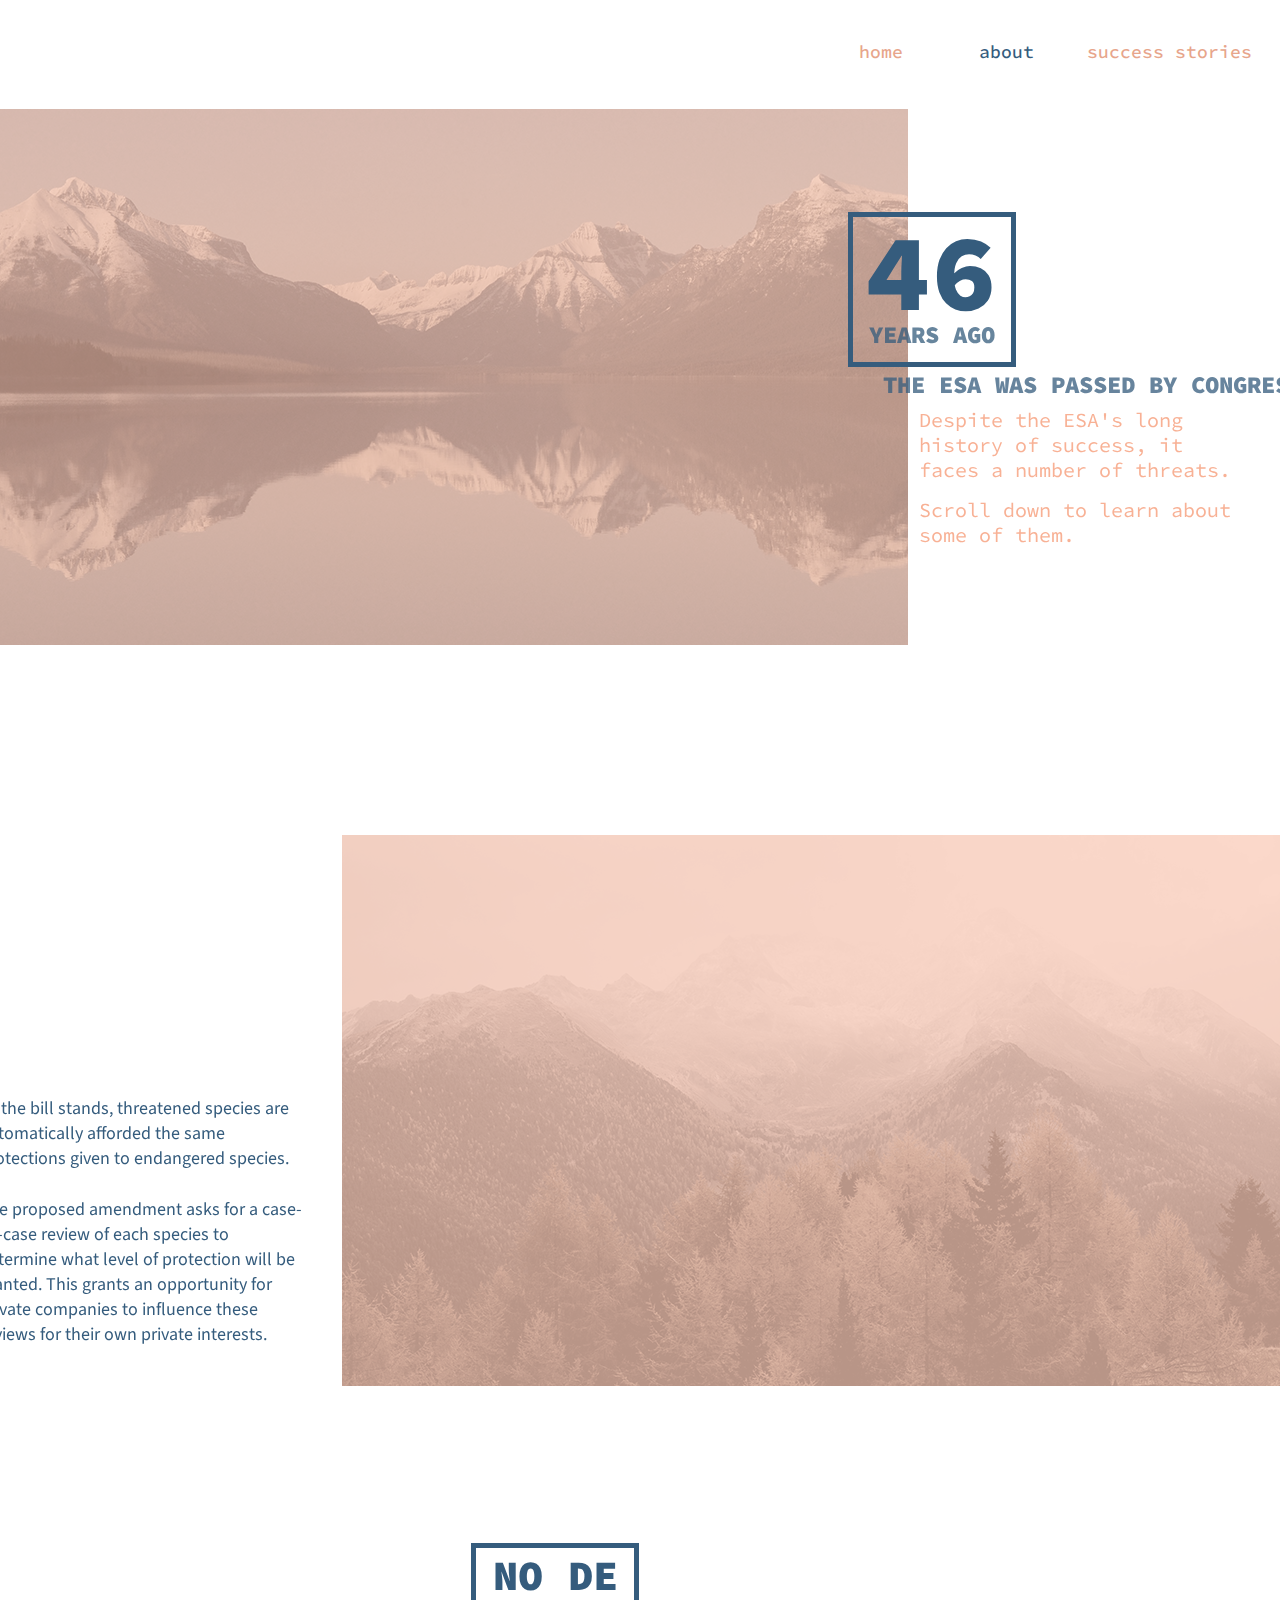
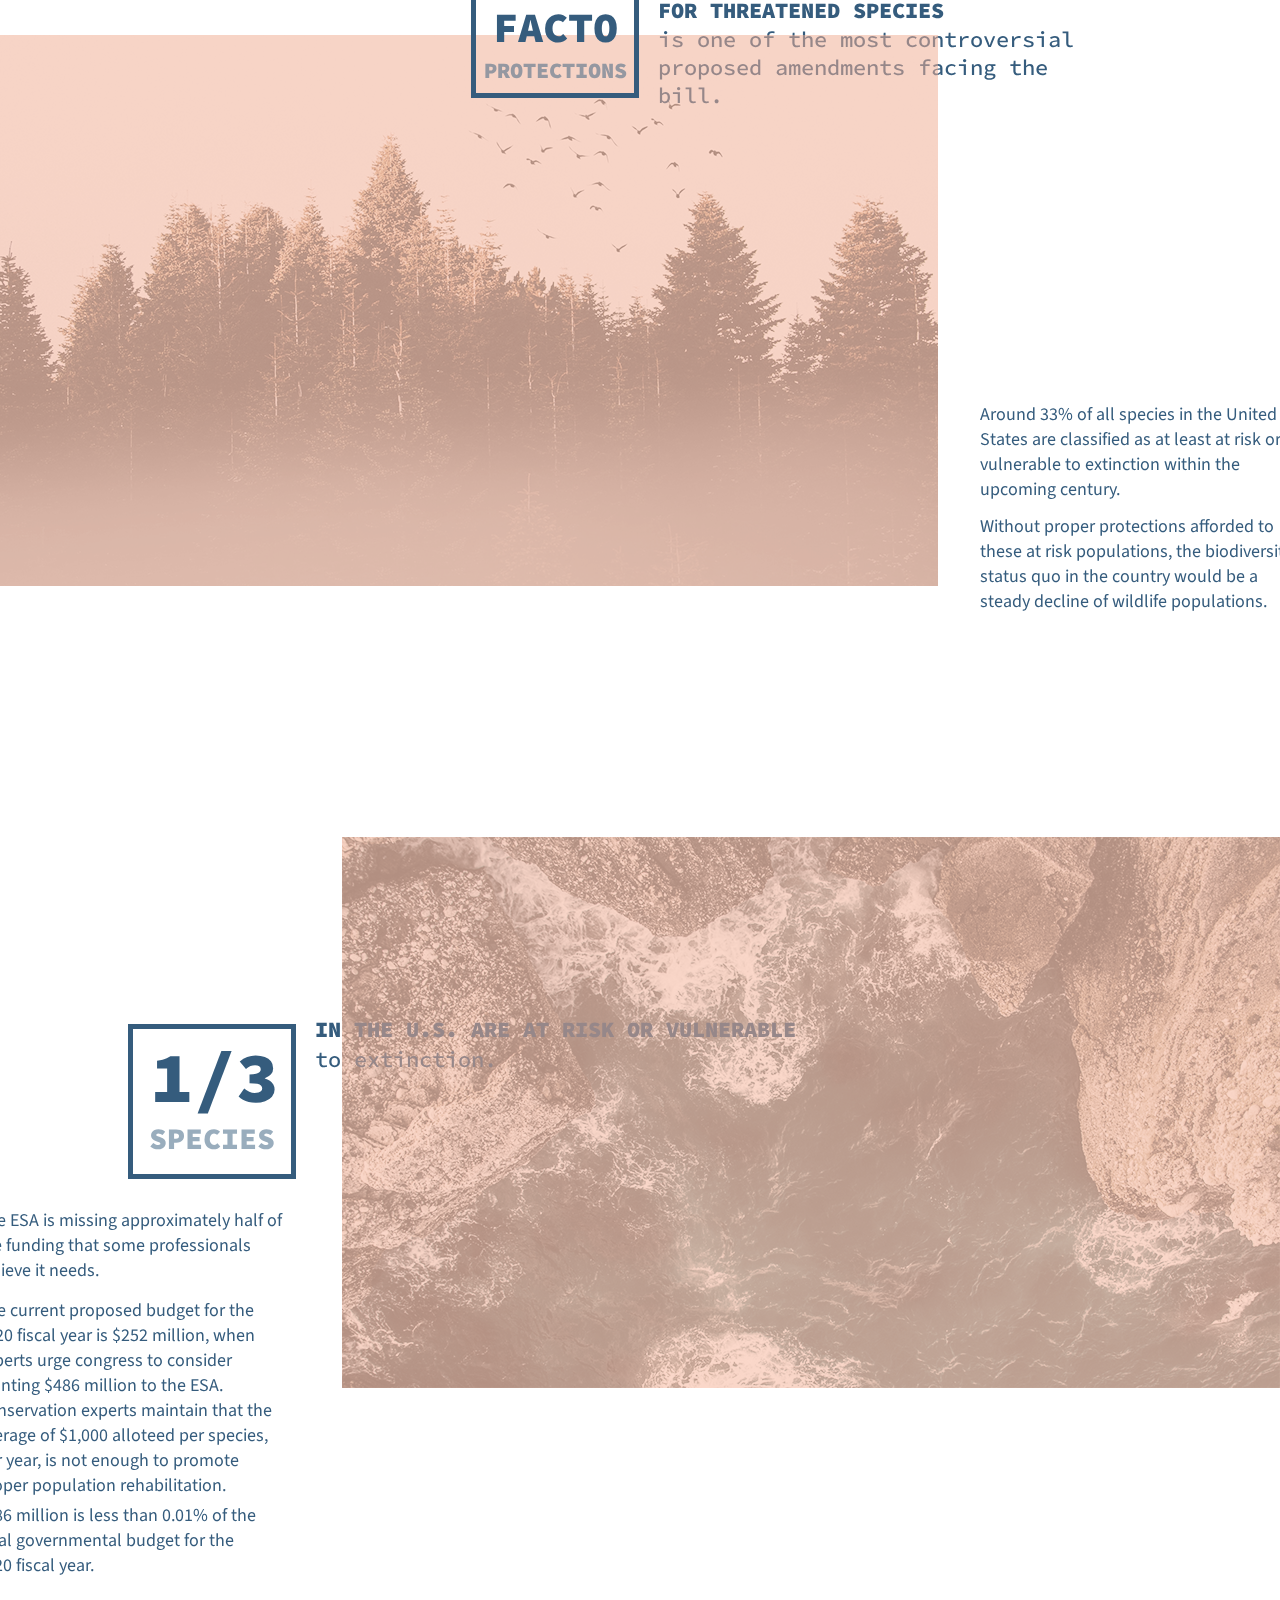
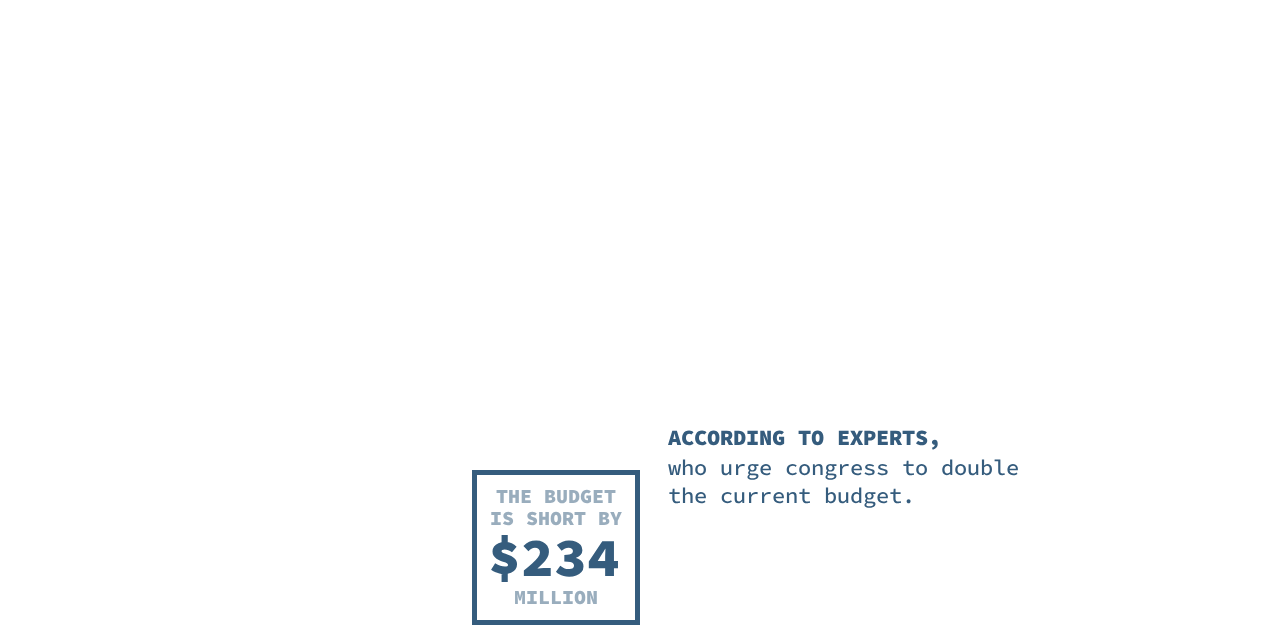
<file: about.html>
<!DOCTYPE html>
<html lang="en">
<head>
    <meta charset="UTF-8">
    <title>The Disappearing ESA</title>

    <link rel="stylesheet" href="about.css"/>
    <link href="https://fonts.googleapis.com/css?family=Source+Code+Pro:400,900|Source+Sans+Pro" rel="stylesheet">

    <!-- All Javascript/jQuery Files-->
    <script type="text/javascript" src="js/jquery-3.3.1.min.js"></script>

    <script src="js/rellax.min.js"></script>

    <script type="text/javascript" src="js/5_parallax_scroll.js"></script>

</head>
<body>

<div class="container">

    <!-- SECTION 1: Navigation Bar -->
    <div class="section">

        <!-- Home -->
        <div class="bar">
            <a href="index.html" id="home">home</a>
            <a href="about.html" id="about">about</a>
            <a href="stories.html" id="stories">success stories</a>
        </div>

    </div>

    <!-- SECTION 2: Image, text-over-image, title, body text -->
    <div class="section one">

        <!-- Image -->
        <div id="photo_rectangle" class="rellax" data-rellax-speed="0"></div>
        <img id="photo" src="images/about1.png">

        <!-- Statistic-box: 99% of all... -->
        <div id="stat_box_1" class="rellax" data-rellax-speed="3">
            <div id="num_1">46</div>
            <div id="word_1">YEARS AGO</div>
        </div>

        <!-- Text + Body -->

        <div id="subhead_1" class="rellax" data-rellax-speed="2">THE ESA WAS PASSED BY CONGRESS.</div>
        <div id="body_1" class="rellax" data-rellax-speed="1">Despite the ESA's long history of success, it faces a number of threats.</div>
        <div id="body_2" class="rellax" data-rellax-speed="1">Scroll down to learn about some of them.</div>

    </div>

    <!-- SECTION 3: No De Facto Protections -->
    <div class="section">

        <!-- Image -->
        <div id="defacto_pink"></div>
        <img id="defacto_photo" src="images/about2.png">

        <!-- Statistic-box -->
        <div id="defacto_stat_box" class="rellax" data-rellax-speed="3">
            <div id="defacto_big_word">NO DE FACTO</div>
            <div id="defacto_small_word">PROTECTIONS</div>
        </div>

        <!-- Text + Body -->
        <div class="rellax subs" data-rellax-speed="2">
        <div id="defacto_sub_1">FOR THREATENED SPECIES</div>
        <div id="defacto_sub_2">is one of the most controversial proposed amendments facing the bill.</div>
    </div>
        <div class="rellax" data-rellax-speed="1">
        <div id="defacto_body_1">As the bill stands, threatened species are automatically afforded the same protections
            given to endangered species.
        </div>
        <div id="defacto_body_2">The proposed amendment asks for a case-by-case review of each species to determine what
            level of protection will be granted. This grants an opportunity for private companies to influence these
            reviews
            for their own private interests.
        </div>
        </div>

    </div>

    <!-- SECTION 3: 1/3 At Risk + Vulnerable -->
    <div class="section">

        <!-- Image -->
        <div id="third_pink"></div>
        <img id="third_photo" src="images/about3.png">

        <!-- Statistic-box -->
        <div id="third_stat_box" class="rellax" data-rellax-speed="3">
            <div id="third_big_word">1/3</div>
            <div id="third_small_word">SPECIES</div>
        </div>

        <!-- Text + Body -->
        <div class="rellax" data-rellax-speed="2">
        <div id="third_sub_1">IN THE U.S. ARE AT RISK OR VULNERABLE</div>
        <div id="third_sub_2">to extinction.</div>
        </div>
        <div class="rellax" data-rellax-speed="1">
        <div id="third_body_1">Around 33% of all species in the United States are classified as at least at risk or
            vulnerable to extinction within the upcoming century.
        </div>
        <div id="third_body_2">Without proper protections afforded to these at risk populations, the biodiversity
            status quo in the country would be a steady decline of wildlife populations.
        </div>
        </div>

    </div>

    <!-- SECTION 4: Budget -->
    <div class="section">

        <!-- Image -->
        <div id="budget_pink"></div>
        <img id="budget_photo" src="images/about4.png">

        <!-- Statistic-box -->
        <div id="budget_stat_box" class="rellax" data-rellax-speed="3">
            <div id="budget_small1">THE BUDGET</div>
            <div id="budget_small2">IS SHORT BY</div>
            <div id="budget_number">$234</div>
            <div id="budget_small3">MILLION</div>
        </div>

        <!-- Text + Body -->
        <div class="rellax subs" data-rellax-speed="2">
            <div id="budget_sub_1">ACCORDING TO EXPERTS,</div>
            <div id="budget_sub_2">who urge congress to double the current budget.</div>
        </div>
        <div class="rellax" data-rellax-speed="1">
            <div id="budget_body_1">The ESA is missing approximately half of the funding that some professionals believe it needs.
            </div>
            <div id="budget_body_2">The current proposed budget for the 2020 fiscal year is $252 million, when experts urge congress to consider granting $486 million to the ESA. Conservation experts maintain that the average of $1,000 alloteed per species, per year, is not enough to promote proper population rehabilitation.</div>
            <div id="budget_body_3">$486 million is less than 0.01% of the total governmental budget for the 2020 fiscal year.</div>
        </div>


    </div>

</body>
</html>
</file>
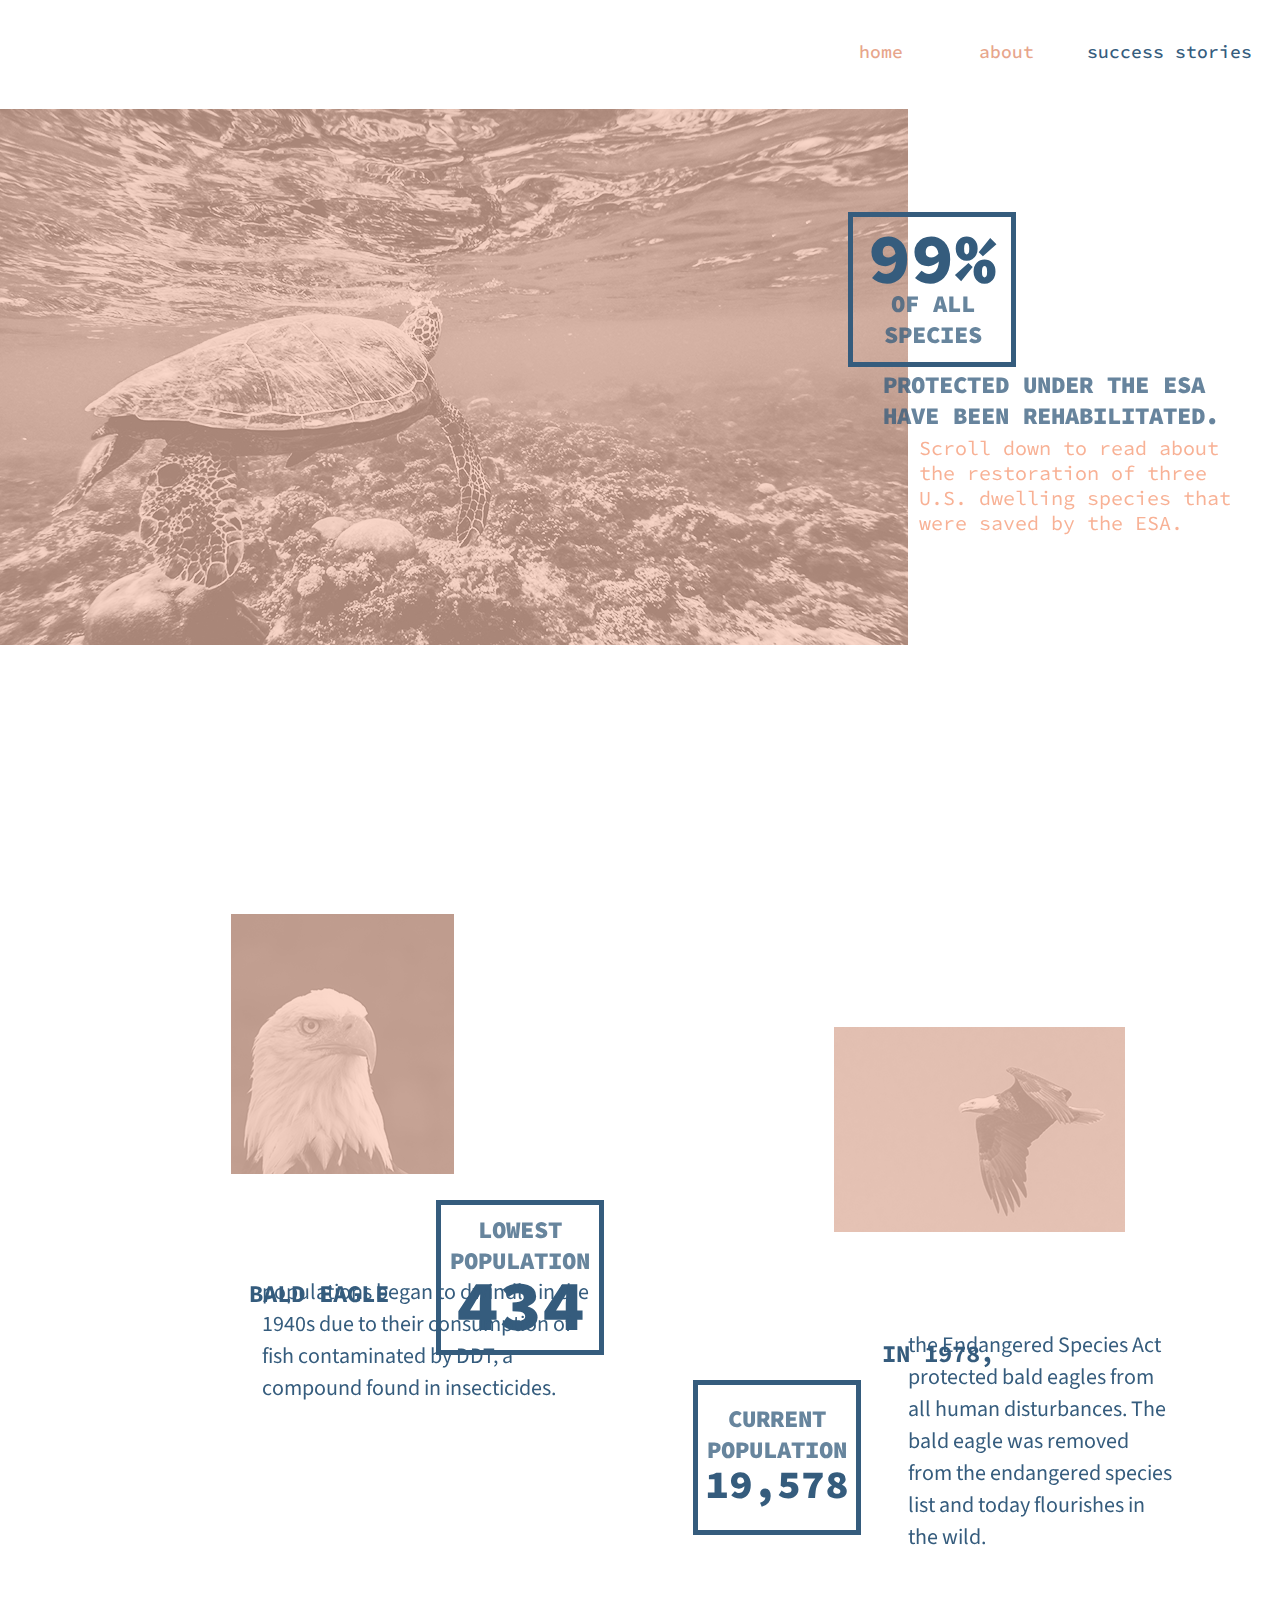
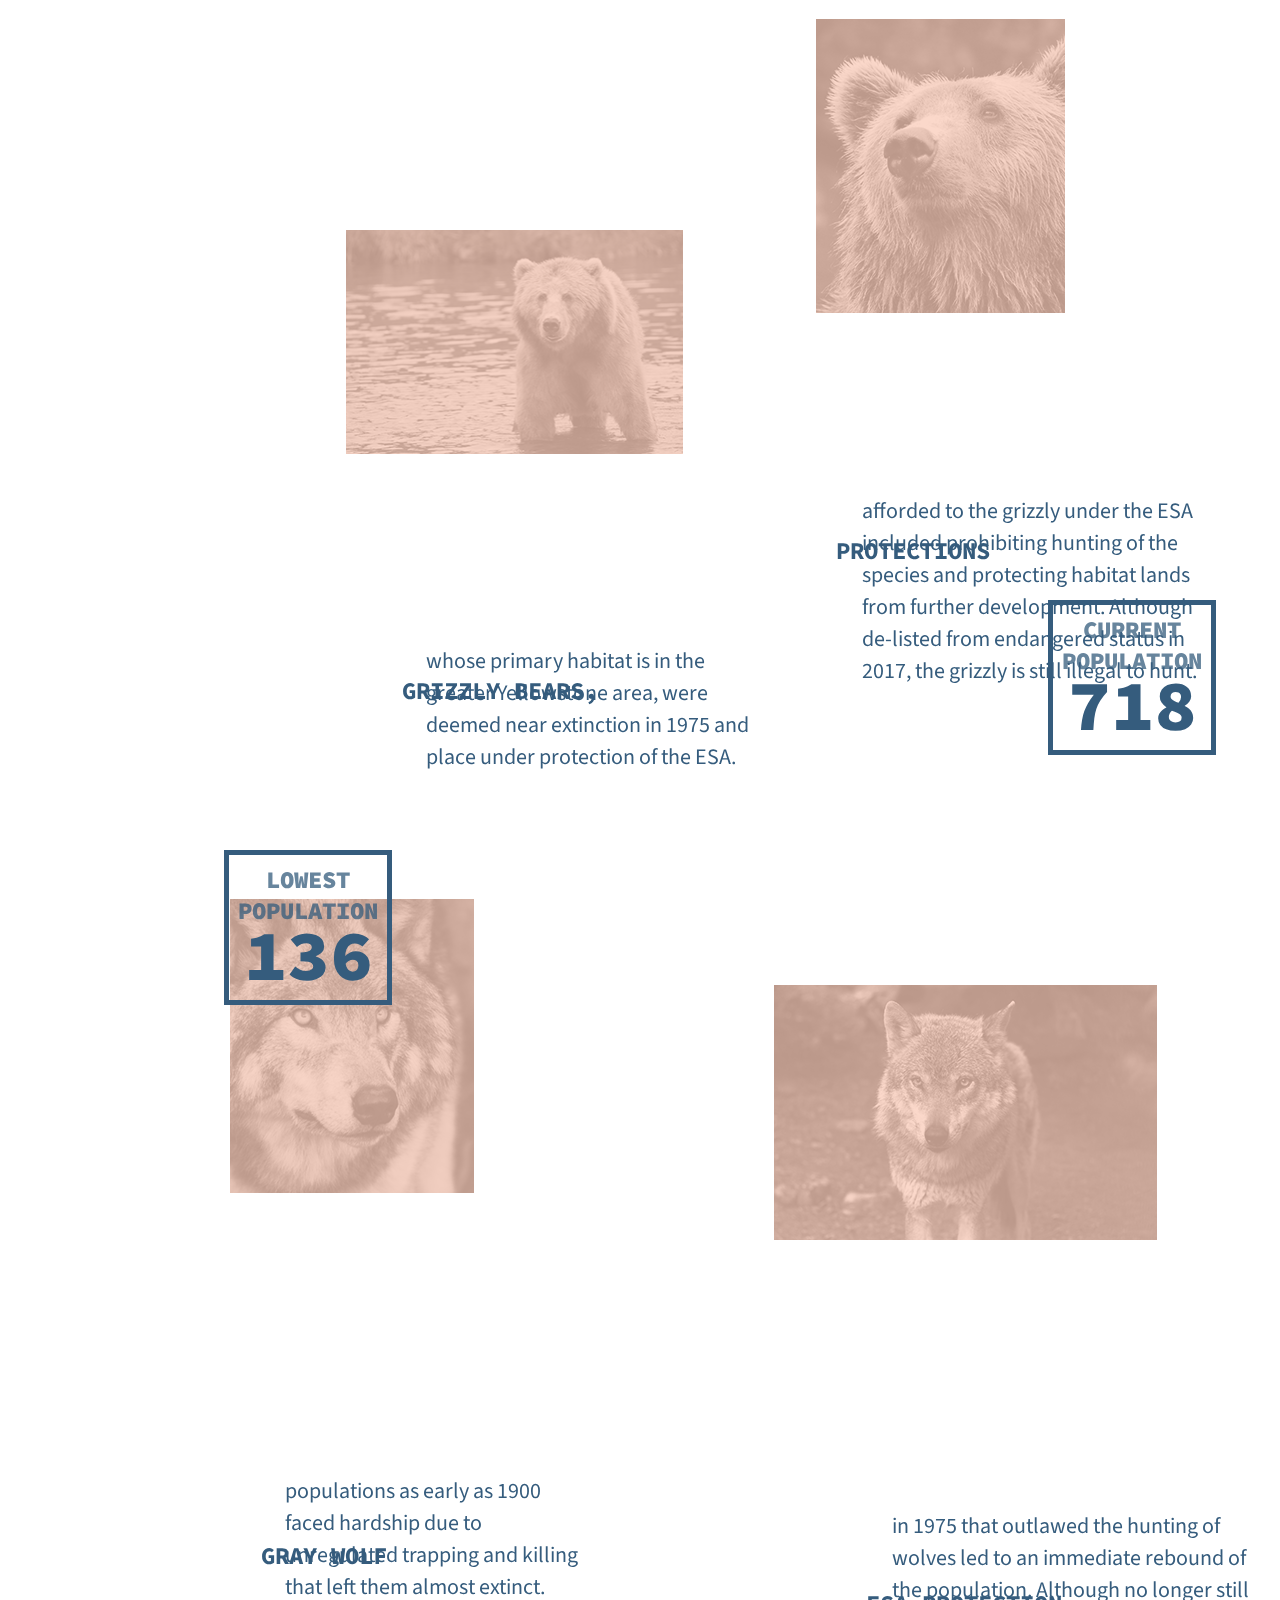
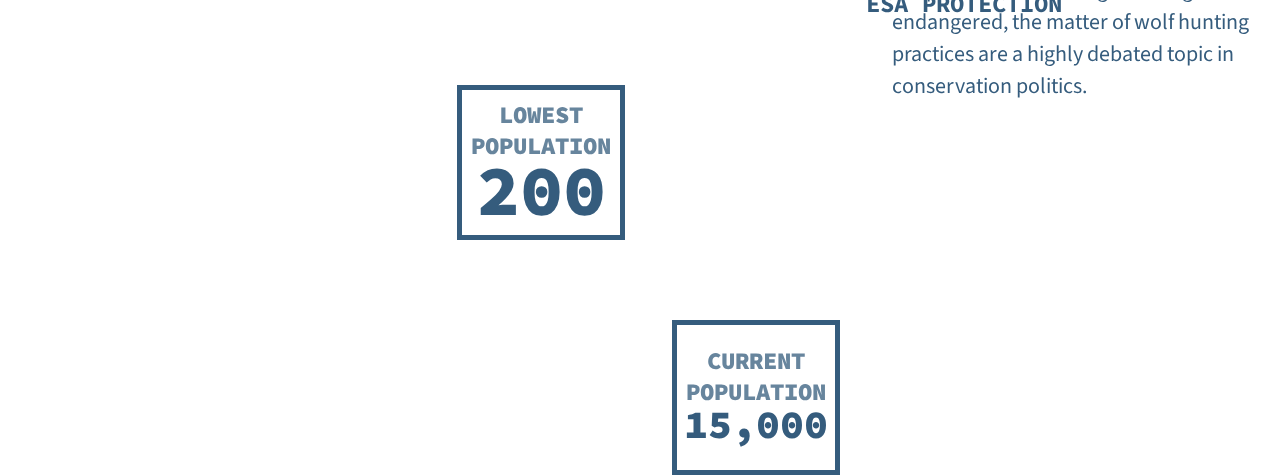
<file: stories.html>
<!DOCTYPE html>
<html lang="en">
<head>
    <meta charset="UTF-8">
    <title>The Disappearing ESA</title>

    <!-- CSS Files -->
    <link rel="stylesheet" href="stories.css"/>

    <!-- Font Files -->
    <link href="https://fonts.googleapis.com/css?family=Source+Code+Pro:400,900|Source+Sans+Pro" rel="stylesheet">

    <!-- All Javascript/jQuery Files-->
    <script type="text/javascript" src="js/jquery-3.3.1.min.js"></script>

    <script src="js/rellax.min.js"></script>

    <script type="text/javascript" src="js/5_parallax_scroll.js"></script>


</head>
<body>

<div id="container">

    <!-- SECTION 1: Navigation Bar -->
    <div class="section">

        <!-- About -->
        <div class="bar">
            <a href="index.html" id="home">home</a>
            <a href="about.html" id="about">about</a>
            <a href="stories.html" id="stories">success stories</a>
        </div>

    </div>

    <!-- SECTION 2: Image, text-over-image, title, body text -->
    <div class="section">

        <!-- Image -->
        <div id="photo_rectangle" class="rellax" data-rellax-speed="0"></div>
        <img id="photo" src="images/turtle.png">

        <!-- Statistic-box: 99% of all... -->
        <div id="stat_box_1" class="rellax" data-rellax-speed="3">
            <div id="num_1">99%</div>
            <div id="word_1">OF ALL SPECIES</div>
        </div>

        <div id="subhead_1" class="rellax" data-rellax-speed="2">PROTECTED UNDER THE ESA HAVE BEEN REHABILITATED.</div>
        <div id="body_1" class="rellax" data-rellax-speed="1">Scroll down to read about the restoration of three U.S. dwelling species that were saved by
            the ESA.
        </div>

    </div>

    <!-- SECTION 3: Arrows
    <div class="section">

        <div id="arrowcontainer"

            <div id="arrows_1">
                <span class="first_arrow">&gt</span>
                <span class="second_arrow">&gt</span>
                <span class="third_arrow">&gt</span>
                <span class="fourth_arrow">&gt</span>
                <span class="fifth_arrow">&gt</span>
                <span class="sixth_arrow">&gt</span>
                <span class="seventh_arrow">&gt</span>
                <span class="eighth_arrow">&gt</span>
                <span class="ninth_arrow">&gt</span>
                <span>&gt</span>
            </div>
    </div>
    -->

    <!-- SECTION 4: Eagles -->
    <div class="section">

        <!-- Images -->
        <div id="eagle_pink_1" class="rellax" data-rellax-speed="0"></div>
        <div id="eagle_pink_2" class="rellax" data-rellax-speed="0"></div>
        <img id="eagle_photo_1" src="images/eagle1.png">
        <img id="eagle_photo_2" src="images/eagle2.png">

        <!-- Stat Box 1 -->
        <div id="eagle_stat_box_1" class="rellax" data-rellax-speed="3">
            <div id="eagle_word_1">LOWEST POPULATION</div>
            <div id="eagle_num_1">434</div>
        </div>

        <div id="eagle_sub_1" class="rellax" data-rellax-speed="1.25">BALD EAGLE</div>
        <div id="eagle_body_1" class="rellax" data-rellax-speed="1">populations began to dwindle in the 1940s due to their consumption of fish contaminated
            by DDT, a compound found in insecticides.
        </div>

        <!-- Stat Box 2 -->
        <div id="eagle_stat_box_2" class="rellax" data-rellax-speed="3">
            <div id="eagle_word_2">CURRENT POPULATION</div>
            <div id="eagle_num_2">19,578</div>
        </div>

        <div id="eagle_sub_2" class="rellax" data-rellax-speed="1.25">IN 1978,</div>
        <div id="eagle_body_2" class="rellax" data-rellax-speed="1">the Endangered Species Act protected bald eagles from all human disturbances. The bald
            eagle was removed from the endangered species list and today flourishes in the wild.
        </div>
    </div>

    <!-- SECTION 5: Bears -->
    <div class="section">

        <!-- Images -->
        <div id="bear_pink_1" class="rellax" data-rellax-speed="0"></div>
        <div id="bear_pink_2" class="rellax" data-rellax-speed="0"></div>
        <img id="bear_photo_1" src="images/bear1.png">
        <img id="bear_photo_2" src="images/bear2.png">

        <!-- Stat Box 1 -->
        <div id="bear_stat_box_1" class="rellax" data-rellax-speed="3">
            <div id="bear_word_1">LOWEST POPULATION</div>
            <div id="bear_num_1">136</div>
        </div>

        <div id="bear_sub_1" class="rellax" data-rellax-speed="1.25">GRIZZLY BEARS,</div>
        <div id="bear_body_1" class="rellax" data-rellax-speed="1">whose primary habitat is in the greater Yellowstone area, were deemed near extinction in
            1975 and place under protection of the ESA.
        </div>

        <!-- Stat Box 2 -->
        <div id="bear_stat_box_2" class="rellax" data-rellax-speed="3">
            <div id="bear_word_2">CURRENT POPULATION</div>
            <div id="bear_num_2">718</div>
        </div>

        <div id="bear_sub_2" class="rellax" data-rellax-speed="1.25">PROTECTIONS</div>
        <div id="bear_body_2" class="rellax" data-rellax-speed="1">afforded to the grizzly under the ESA included prohibiting hunting of the species and
            protecting habitat lands from further development. Although de-listed from endangered status in 2017, the
            grizzly is still illegal to hunt.
        </div>
    </div>

    <!-- SECTION 6: Bears -->
    <div class="section">

        <!-- Images -->
        <div id="wolf_pink_1" class="rellax" data-rellax-speed="0"></div>
        <div id="wolf_pink_2" class="rellax" data-rellax-speed="0"></div>
        <img id="wolf_photo_1" src="images/wolf1.png">
        <img id="wolf_photo_2" src="images/wolf2.png">

        <!-- Stat Box 1 -->
        <div id="wolf_stat_box_1" class="rellax" data-rellax-speed="3">
            <div id="wolf_word_1">LOWEST POPULATION</div>
            <div id="wolf_num_1">200</div>
        </div>

        <div id="wolf_sub_1" class="rellax" data-rellax-speed="1.25">GRAY WOLF</div>
        <div id="wolf_body_1" class="rellax" data-rellax-speed="1">populations as early as 1900 faced hardship due to unregulated trapping and killing that left them almost extinct.
        </div>

        <!-- Stat Box 2 -->
        <div id="wolf_stat_box_2" class="rellax" data-rellax-speed="3">
            <div id="wolf_word_2">CURRENT POPULATION</div>
            <div id="wolf_num_2">15,000</div>
        </div>

        <div id="wolf_sub_2" class="rellax" data-rellax-speed="1.25">ESA PROTECTION</div>
        <div id="wolf_body_2" class="rellax" data-rellax-speed="1">in 1975 that outlawed the hunting of wolves led to an immediate rebound of the population. Although no longer still endangered, the matter of wolf hunting practices are a highly debated topic in conservation politics.
        </div>
    </div>


</div>
</div>

</div>
</body>
</html>
</file>
<file: about.css>
/* Flexible Formatting */

html,body {
    width: 100%;
    height: 3112px;
}

body {
    background: white;
}

#container {
    width: 100%;
    height: 250px;
}

.section {
    width: 100%;
    height: 100%;
}

/* SECTION 1: Navigation Bar */

.bar {
    position: absolute;
    right: 28px;

    width: 700px;
    height: 23px;

    background-color: white;
}

#home {
    position: absolute;
    right: 349px;
    top: 32px;

    font-family: "Source Code Pro", monospace;
    font-weight: 500;
    font-size: 18px;
    text-decoration: none;

    color: #E7A58B;
}

#about{
    position: absolute;
    right: 218px;
    top: 32px;

    font-family: "Source Code Pro", monospace;
    font-weight: 500;
    font-size: 18px;
    text-decoration: none;

    color: #355C7D;
}

#stories{
    position: absolute;
    right: 0;
    top: 32px;


    font-family: "Source Code Pro", monospace;
    font-weight: 500;
    font-size: 18px;
    text-decoration: none;

    color: #E7A58B;
}

#home:hover {
    color: #355C7D;
}

#about:hover{
    color: #355C7D;
}

#stories:hover{
    color: #355C7D;
}

/* SECTION TWO: Photo and Filter */

#photo {
    position: absolute;
    top: 109px;
    left: 0;

    opacity: 0.7;

    z-index: 0;
}


#photo_rectangle{
    position: absolute;
    top: 109px;
    left: 0;

    width: 908px;
    height: 536px;
    background-color: #F8B195;
    opacity: 0.5;

    z-index: 2;
}

/* SECTION TWO: Statistic */

#stat_box_1{
    position: absolute;
    top: 212px;
    left: 848px;

    width: 168px;
    height: 155px;
    box-sizing: border-box;

    border: 5px solid #355C7D;

    z-index: 5;
}

#num_1{
    position: absolute;
    left: 12px;
    top: -15px;

    width: 130px;

    font-family: "Source Code Pro", monospace;
    font-size: 110px;
    font-weight: 900;
    text-align: center;

    color: #355C7D;
}

#word_1{
    position: absolute;
    left: 1px;
    top: 102px;

    width: 155px;

    font-family: "Source Code Pro", monospace;
    font-size: 24px;
    font-weight: 900;
    text-align: center;

    color: #355C7D;
    opacity: 0.75;
}

#subhead_1{
    position: absolute;
    left: 883px;
    top: 369px;

    width: 450px;

    font-family: "Source Code Pro", monospace;
    font-size: 24px;
    font-weight: 900;

    color: #355C7D;
    opacity: 0.75;
    z-index: 8;
}

#body_1{
    position: absolute;
    left: 919px;
    top: 407px;

    width: 312px;

    font-family: "Source Code Pro", monospace;
    font-size: 20px;

    color: #F8B195;
}

#body_2{
    position: absolute;
    left: 919px;
    top: 497px;

    width: 312px;

    font-family: "Source Code Pro", monospace;
    font-size: 20px;

    color: #F8B195;
}

/* SECTION 3: NO DE FACTO */

#defacto_photo {
    position: absolute;
    top: 835px;
    right: 0;

    opacity: 0.7;

    z-index: -1;
}

#defacto_pink{
    width: 938px;
    height: 551px;

    position: absolute;
    right: 0;
    top: 835px;

    background-color: #F8B195;
    opacity: 0.5;
    z-index: 0;
}

#defacto_stat_box{
    position: absolute;
    top: 1543px;
    right: 641px;

    width: 168px;
    height: 155px;
    box-sizing: border-box;

    border: 5px solid #355C7D;

    z-index: 5;

}

#defacto_big_word{
    position: absolute;
    left: 16px;
    top: 1px;

    width: 126px;

    font-family: "Source Code Pro", monospace;
    font-size: 42px;
    font-weight: 900;
    text-align: center;

    color: #355C7D;
}

#defacto_small_word{
    position: absolute;
    left: 6px;
    top: 108px;

    width: 146px;

    font-family: "Source Code Pro", monospace;
    font-size: 22px;
    font-weight: 900;
    text-align: center;

    color: #355C7D;
    opacity: 0.5;
}

.subs{
    z-index: 5;
}

#defacto_sub_1{
    position: absolute;
    right: 313px;
    top: 1588px;

    width: 317px;

    font-family: "Source Code Pro", monospace;
    font-size: 22px;
    font-weight: 900;

    color: #355C7D;
    z-index: 5;
}

#defacto_sub_2{
    position: absolute;
    right: 214px;
    top: 1617px;

    width: 416px;

    font-family: "Source Code Pro", monospace;
    font-size: 22px;
    font-weight: 500;

    color: #355C7D;
    z-index: 5;
}

#defacto_body_1{
    position: absolute;
    right: 981px;
    top: 1088px;

    width: 328px;

    font-family: "Source Sans Pro", sans-serif;
    font-size: 18px;

    color: #355C7D;
    z-index: 5;
}

#defacto_body_2{
    position: absolute;
    right: 981px;
    top: 1189px;

    width: 328px;

    font-family: "Source Sans Pro", sans-serif;
    font-size: 18px;

    color: #355C7D;
}

/* SECTION 4: 1/3 SPECIES */

#third_photo {
    position: absolute;
    top: 1635px;
    left: 0;

    opacity: 0.7;

    z-index: -1;
}

#third_pink{
    width: 938px;
    height: 551px;

    position: absolute;
    left: 0;
    top: 1635px;

    background-color: #F8B195;
    opacity: 0.5;
    z-index: 0;
}

#third_stat_box{
    position: absolute;
    top: 2624px;
    left: 128px;

    width: 168px;
    height: 155px;
    box-sizing: border-box;

    border: 5px solid #355C7D;

    z-index: 5;

}

#third_big_word{
    position: absolute;
    left: 16px;
    top: 2px;

    width: 130px;

    font-family: "Source Code Pro", monospace;
    font-size: 72px;
    font-weight: 900;
    text-align: center;
    line-height: 91px;

    color: #355C7D;
}

#third_small_word{
    position: absolute;
    left: 16px;
    top: 90px;

    width: 126px;

    font-family: "Source Code Pro", monospace;
    font-size: 30px;
    font-weight: 900;
    text-align: center;
    line-height: 38px;

    color: #355C7D;
    opacity: 0.5;
}

#third_sub_1{
    position: absolute;
    left: 307px;
    top: 2607px;

    width: 500px;

    font-family: "Source Code Pro", monospace;
    font-size: 22px;
    font-weight: 900;

    color: #355C7D;
    z-index: 5;
}

#third_sub_2{
    position: absolute;
    left: 307px;
    top: 2637px;

    width: 416px;

    font-family: "Source Code Pro", monospace;
    font-size: 22px;
    font-weight: 500;

    color: #355C7D;
    z-index: 5;
}

#third_body_1{
    position: absolute;
    left: 972px;
    top: 1994px;

    width: 330px;

    font-family: "Source Sans Pro", sans-serif;
    font-size: 18px;

    color: #355C7D;
    z-index: 5;
}

#third_body_2{
    position: absolute;
    left: 972px;
    top: 2106px;

    width: 319px;

    font-family: "Source Sans Pro", sans-serif;
    font-size: 18px;

    color: #355C7D;
    z-index: 5;
}

/* SECTION 5: BUDGET */

#budget_photo {
    position: absolute;
    top: 2437px;
    right: 0;

    opacity: 0.7;

    z-index: -1;
}

#budget_pink{
    width: 938px;
    height: 551px;

    position: absolute;
    right: 0;
    top: 2437px;

    background-color: #F8B195;
    opacity: 0.5;
    z-index: 0;
}

#budget_stat_box{
    position: absolute;
    top: 3670px;
    right: 640px;

    width: 168px;
    height: 155px;
    box-sizing: border-box;

    border: 5px solid #355C7D;

    z-index: 5;
}

#budget_small1{
    position: absolute;
    left: 19px;
    top: 8px;

    width: 120px;

    font-family: "Source Code Pro", monospace;
    font-size: 20px;
    font-weight: 900;
    text-align: center;

    color: #355C7D;
    opacity: 0.5;
}

#budget_small2{
    position: absolute;
    left: 13px;
    top: 30px;

    width: 132px;

    font-family: "Source Code Pro", monospace;
    font-size: 20px;
    font-weight: 900;
    text-align: center;

    color: #355C7D;
    opacity: 0.5;
}

#budget_number{
    position: absolute;
    left: 8px;
    top: 47px;

    width: 137px;

    font-family: "Source Code Pro", monospace;
    font-size: 55px;
    font-weight: 900;
    text-align: center;

    color: #355C7D;
}

#budget_small3{
    position: absolute;
    left: 37px;
    top: 109px;

    width: 84px;

    font-family: "Source Code Pro", monospace;
    font-size: 20px;
    font-weight: 900;
    text-align: center;

    color: #355C7D;
    opacity: 0.5;
}

#budget_sub_1{
    position: absolute;
    right: 342px;
    top: 3615px;

    width: 278px;

    font-family: "Source Code Pro", monospace;
    font-size: 22px;
    font-weight: 900;

    color: #355C7D;
    z-index: 5;
}

#budget_sub_2{
    position: absolute;
    right: 263px;
    top: 3645px;

    width: 357px;

    font-family: "Source Code Pro", monospace;
    font-size: 22px;
    font-weight: 500;

    color: #355C7D;
    z-index: 5;
}

#budget_body_1{
    position: absolute;
    right: 985px;
    top: 2800px;

    width: 326px;

    font-family: "Source Sans Pro", sans-serif;
    font-size: 18px;

    color: #355C7D;
    z-index: 5;
}

#budget_body_2{
    position: absolute;
    right: 1007px;
    top: 2890px;

    width: 304px;

    font-family: "Source Sans Pro", sans-serif;
    font-size: 18px;

    color: #355C7D;
    z-index: 5;
}

#budget_body_3{
    position: absolute;
    right: 1015px;
    top: 3095px;

    width: 297px;

    font-family: "Source Sans Pro", sans-serif;
    font-size: 18px;

    color: #355C7D;
    z-index: 5;
}
</file>
<file: stories.css>
/* Flexible Formatting */

html,body {
    width: 100%;
    height: 3112px;
}

body {
    background: white;
}

#container {
    width: 100%;
    height: 250px;
}

.section {
    width: 100%;
    height: 100%;
}

/* SECTION 1: Navigation Bar */

.bar {
    position: absolute;
    right: 28px;

    width: 700px;
    height: 23px;

    background-color: white;
}

#home {
    position: absolute;
    right: 349px;
    top: 32px;

    font-family: "Source Code Pro", monospace;
    font-weight: 500;
    font-size: 18px;
    text-decoration: none;

    color: #E7A58B;
}

#about{
    position: absolute;
    right: 218px;
    top: 32px;

    font-family: "Source Code Pro", monospace;
    font-weight: 500;
    font-size: 18px;
    text-decoration: none;

    color: #E7A58B;
}

#stories{
    position: absolute;
    right: 0;
    top: 32px;


    font-family: "Source Code Pro", monospace;
    font-weight: 500;
    font-size: 18px;
    text-decoration: none;


    color: #355C7D;
}

#home:hover {
    color: #355C7D;
}

#about:hover{
    color: #355C7D;
}

#stories:hover{
    color: #355C7D;
}

/* SECTION TWO: Photo and Filter */

#photo {
    position: absolute;
    top: 109px;
    left: 0;

    opacity: 0.7;

    z-index: 0;
}


#photo_rectangle{
    position: absolute;
    top: 109px;
    left: 0;

    width: 908px;
    height: 536px;
    background-color: #F8B195;
    opacity: 0.5;

    z-index: 2;
}

/* SECTION TWO: Statistic */

#stat_box_1{
    position: absolute;
    top: 212px;
    left: 848px;

    width: 168px;
    height: 155px;
    box-sizing: border-box;

    border: 5px solid #355C7D;

    z-index: 5;
}

#num_1{
    position: absolute;
    left: 14px;
    top: -5px;

    width: 130px;

    font-family: "Source Code Pro", monospace;
    font-size: 72px;
    font-weight: 900;
    text-align: center;

    color: #355C7D;
}

#word_1{
    position: absolute;
    left: 29px;
    top: 71px;

    width: 101px;

    font-family: "Source Code Pro", monospace;
    font-size: 24px;
    font-weight: 900;
    text-align: center;

    color: #355C7D;
    opacity: 0.75;
}

#subhead_1{
    position: absolute;
    left: 883px;
    top: 369px;

    width: 355px;

    font-family: "Source Code Pro", monospace;
    font-size: 24px;
    font-weight: 900;

    color: #355C7D;
    opacity: 0.75;
    z-index: 8;
}

#body_1{
    position: absolute;
    left: 919px;
    top: 435px;

    width: 312px;

    font-family: "Source Code Pro", monospace;
    font-size: 20px;

    color: #F8B195;
}

/* SECTION THREE: ARROWS 1 */

#arrowcontainer{
    position: absolute;
    top: 645px;
    left: 1274px;

    transform: rotate(90deg);

}

#arrows_1 {
    position: absolute;

    font-family: "Source Code Pro", monospace;
    font-size: 72px;
    font-weight: bold;

    color: #355C7D;

}

.first_arrow {
    opacity: 0.1;
}

.second_arrow {
    opacity: 0.2;
}

.third_arrow {
    opacity: 0.3;
}

.fourth_arrow {
    opacity: 0.4;
}

.fifth_arrow {
    opacity: 0.5;
}

.sixth_arrow {
     opacity: 0.6;
 }

.seventh_arrow {
    opacity: 0.7;
}

.eighth_arrow {
    opacity: 0.8;
}

.ninth_arrow {
    opacity: 0.9;
}

/* SECTION FOUR: EAGLES (PHOTO 1) */

#eagle_pink_1{
    width: 223px;
    height: 260px;

    position: absolute;
    left: 231px;
    top: 914px;

    background-color: #F8B195;
    opacity: 0.5;
    z-index: 1;
}

#eagle_photo_1{
    width: 223px;
    height: 260px;

    position: absolute;
    left: 231px;
    top: 914px;

    z-index: 0;
    opacity: 0.5;
}


#eagle_stat_box_1{
    width: 168px;
    height: 155px;

    position: absolute;
    left: 436px;
    top: 1200px;
    box-sizing: border-box;

    border: 5px solid #355C7D;

    z-index: 2;
}

#eagle_word_1{
    width: 144px;

    position: absolute;
    left: 7px;
    top: 9px;

    font-family: "Source Code Pro", monospace;
    font-size: 24px;
    font-weight: 900;
    text-align: center;

    color: #355C7D;
    opacity: 0.75;
}

#eagle_num_1{
    width: 130px;

    position: absolute;
    left: 14px;
    top: 54px;

    font-family: "Source Code Pro", monospace;
    font-size: 72px;
    font-weight: 900;
    text-align: center;

    color: #355C7D;
}


#eagle_sub_1{
    position: absolute;
    left: 249px;
    top: 1278px;

    font-family: "Source Code Pro", monospace;
    font-size: 24px;
    font-weight: bold;

    color: #355C7D;
    z-index: 3;
}

#eagle_body_1{
    width: 342px;

    position: absolute;
    left: 262px;
    top: 1276px;

    font-family: "Source Sans Pro", sans-serif;
    font-size: 22px;

    color: #355C7D;
    z-index: 3;
}

/* SECTION FOUR: EAGLES (PHOTO 2) */

#eagle_pink_2{
    width: 291px;
    height: 205px;

    position: absolute;
    left: 834px;
    top: 1027px;

    background-color: #F8B195;
    opacity: 0.5;
    z-index: 1;
}

#eagle_photo_2{
    width: 291px;
    height: 205px;

    position: absolute;
    left: 834px;
    top: 1027px;

    z-index: 0;
    opacity: 0.5;
}

#eagle_stat_box_2{
    width: 168px;
    height: 155px;

    position: absolute;
    left: 693px;
    top: 1380px;
    box-sizing: border-box;

    border: 5px solid #355C7D;

    z-index: 2;
}

#eagle_word_2{
    width: 144px;

    position: absolute;
    left: 7px;
    top: 18px;

    font-family: "Source Code Pro", monospace;
    font-size: 24px;
    font-weight: 900;
    text-align: center;

    color: #355C7D;
    opacity: 0.75;
}

#eagle_num_2{
    width: 144px;

    position: absolute;
    left: 7px;
    top: 74px;

    font-family: "Source Code Pro", monospace;
    font-size: 40px;
    font-weight: 900;
    text-align: center;

    color: #355C7D;
}

#eagle_sub_2{
    width: 120px;

    position: absolute;
    left: 882px;
    top: 1338px;

    font-family: "Source Code Pro", monospace;
    font-size: 24px;
    font-weight: bold;

    color: #355C7D;
    z-index: 3;
}

#eagle_body_2{
    width: 266px;

    position: absolute;
    left: 908px;
    top: 1329px;

    font-family: "Source Sans Pro", sans-serif;
    font-size: 22px;

    color: #355C7D;
    z-index: 3;
}

/* SECTION FIVE: BEAR (PHOTO 1) */

#bear_pink_1{
    width: 337px;
    height: 224px;

    position: absolute;
    left: 346px;
    top: 1830px;

    background-color: #F8B195;
    opacity: 0.5;
    z-index: 1;
}

#bear_photo_1{
    width: 337px;
    height: 224px;

    position: absolute;
    left: 346px;
    top: 1830px;

    opacity: 0.5;
    z-index: 0;
}

#bear_stat_box_1{
    width: 168px;
    height: 155px;

    position: absolute;
    left: 224px;
    top: 2450px;
    box-sizing: border-box;

    border: 5px solid #355C7D;

    z-index: 2;
}

#bear_word_1{
    width: 144px;

    position: absolute;
    left: 7px;
    top: 9px;

    font-family: "Source Code Pro", monospace;
    font-size: 24px;
    font-weight: 900;
    text-align: center;

    color: #355C7D;
    opacity: 0.75;
}

#bear_num_1{
    width: 130px;

    position: absolute;
    left: 14px;
    top: 54px;

    font-family: "Source Code Pro", monospace;
    font-size: 72px;
    font-weight: 900;
    text-align: center;

    color: #355C7D;
}

#bear_sub_1{
    width: 205px;

    position: absolute;
    left: 402px;
    top: 2275px;

    font-family: "Source Code Pro", monospace;
    font-size: 24px;
    font-weight: bold;

    color: #355C7D;
    z-index: 3;
}

#bear_body_1{
    width: 342px;

    position: absolute;
    left: 426px;
    top: 2245px;

    font-family: "Source Sans Pro", sans-serif;
    font-size: 22px;

    color: #355C7D;
    z-index: 3;
}

/* SECTION FIVE: BEAR (PHOTO 2) */

#bear_pink_2{
    width: 249px;
    height: 294px;

    position: absolute;
    left: 816px;
    top: 1619px;

    background-color: #F8B195;
    opacity: 0.5;
    z-index: 1;
}

#bear_photo_2{
    width: 249px;
    height: 294px;

    position: absolute;
    left: 816px;
    top: 1619px;

    opacity: 0.5;
    z-index: 0;
    transform: matrix(-1, 0, 0, 1, 0, 0);
}

#bear_stat_box_2{
    width: 168px;
    height: 155px;

    position: absolute;
    left: 1048px;
    top: 2200px;
    box-sizing: border-box;

    border: 5px solid #355C7D;

    z-index: 2;
}

#bear_word_2{
    width: 144px;

    position: absolute;
    left: 7px;
    top: 9px;

    font-family: "Source Code Pro", monospace;
    font-size: 24px;
    font-weight: 900;
    text-align: center;

    color: #355C7D;
    opacity: 0.75;
}

#bear_num_2{
    width: 130px;

    position: absolute;
    left: 14px;
    top: 54px;

    font-family: "Source Code Pro", monospace;
    font-size: 72px;
    font-weight: 900;
    text-align: center;

    color: #355C7D;
}

#bear_sub_2{
    width: 160px;

    position: absolute;
    left: 836px;
    top: 2135px;

    font-family: "Source Code Pro", monospace;
    font-size: 24px;
    font-weight: bold;

    color: #355C7D;
    z-index: 3;
}

#bear_body_2{
    width: 342px;

    position: absolute;
    left: 862px;
    top: 2095px;

    font-family: "Source Sans Pro", sans-serif;
    font-size: 22px;

    color: #355C7D;
    z-index: 3;
}

/* SECTION SIX: WOLF (PHOTO 1) */

#wolf_pink_1{
    width: 244px;
    height: 294px;

    position: absolute;
    left: 230px;
    top: 2499px;

    background-color: #F8B195;
    opacity: 0.5;
    z-index: 1;
}

#wolf_photo_1{
    width: 244px;
    height: 294px;

    position: absolute;
    left: 230px;
    top: 2499px;

    opacity: 0.5;
    z-index: 0;
}

#wolf_stat_box_1{
    width: 168px;
    height: 155px;

    position: absolute;
    left: 457px;
    top: 3285px;
    box-sizing: border-box;

    border: 5px solid #355C7D;

    z-index: 2;
}

#wolf_word_1{
    width: 144px;

    position: absolute;
    left: 7px;
    top: 9px;

    font-family: "Source Code Pro", monospace;
    font-size: 24px;
    font-weight: 900;
    text-align: center;

    color: #355C7D;
    opacity: 0.75;
}

#wolf_num_1{
    width: 130px;

    position: absolute;
    left: 14px;
    top: 54px;

    font-family: "Source Code Pro", monospace;
    font-size: 72px;
    font-weight: 900;
    text-align: center;

    color: #355C7D;
}

#wolf_sub_1{
    width: 130px;

    position: absolute;
    left: 261px;
    top: 3140px;

    font-family: "Source Code Pro", monospace;
    font-size: 24px;
    font-weight: bold;

    color: #355C7D;
    z-index: 3;
}

#wolf_body_1{
    width: 299px;

    position: absolute;
    left: 285px;
    top: 3075px;

    font-family: "Source Sans Pro", sans-serif;
    font-size: 22px;

    color: #355C7D;
    z-index: 3;
}

/* SECTION SIX: WOLF (PHOTO 2) */

#wolf_pink_2{
    width: 383px;
    height: 255px;

    position: absolute;
    left: 774px;
    top: 2585px;

    background-color: #F8B195;
    opacity: 0.5;
    z-index: 1;
}

#wolf_photo_2{
    width: 383px;
    height: 255px;

    position: absolute;
    left: 774px;
    top: 2585px;

    opacity: 0.5;
    z-index: 0;
}

#wolf_stat_box_2{
    width: 168px;
    height: 155px;

    position: absolute;
    left: 672px;
    top: 3520px;
    box-sizing: border-box;

    border: 5px solid #355C7D;

    z-index: 2;
}

#wolf_word_2{
    width: 144px;

    position: absolute;
    left: 7px;
    top: 20px;

    font-family: "Source Code Pro", monospace;
    font-size: 24px;
    font-weight: 900;
    text-align: center;

    color: #355C7D;
    opacity: 0.75;
}

#wolf_num_2{
    width: 130px;

    position: absolute;
    left: 7px;
    top: 74px;

    font-family: "Source Code Pro", monospace;
    font-size: 40px;
    font-weight: 900;
    text-align: center;

    color: #355C7D;
}

#wolf_sub_2{
    width: 205px;

    position: absolute;
    left: 866px;
    top: 3188px;

    font-family: "Source Code Pro", monospace;
    font-size: 24px;
    font-weight: bold;

    color: #355C7D;
    z-index: 3;
}

#wolf_body_2{
    width: 360px;

    position: absolute;
    left: 892px;
    top: 3110px;

    font-family: "Source Sans Pro", sans-serif;
    font-size: 22px;

    color: #355C7D;
    z-index: 3;
}

.rellax1 {
    transition: transform .6s;
}

.rellax2{
    transition: transform 1s;
}

.rellax3{
    transition: transform 2s;

}

.rellax4{
    transition: transform 3s;
}
</file>
